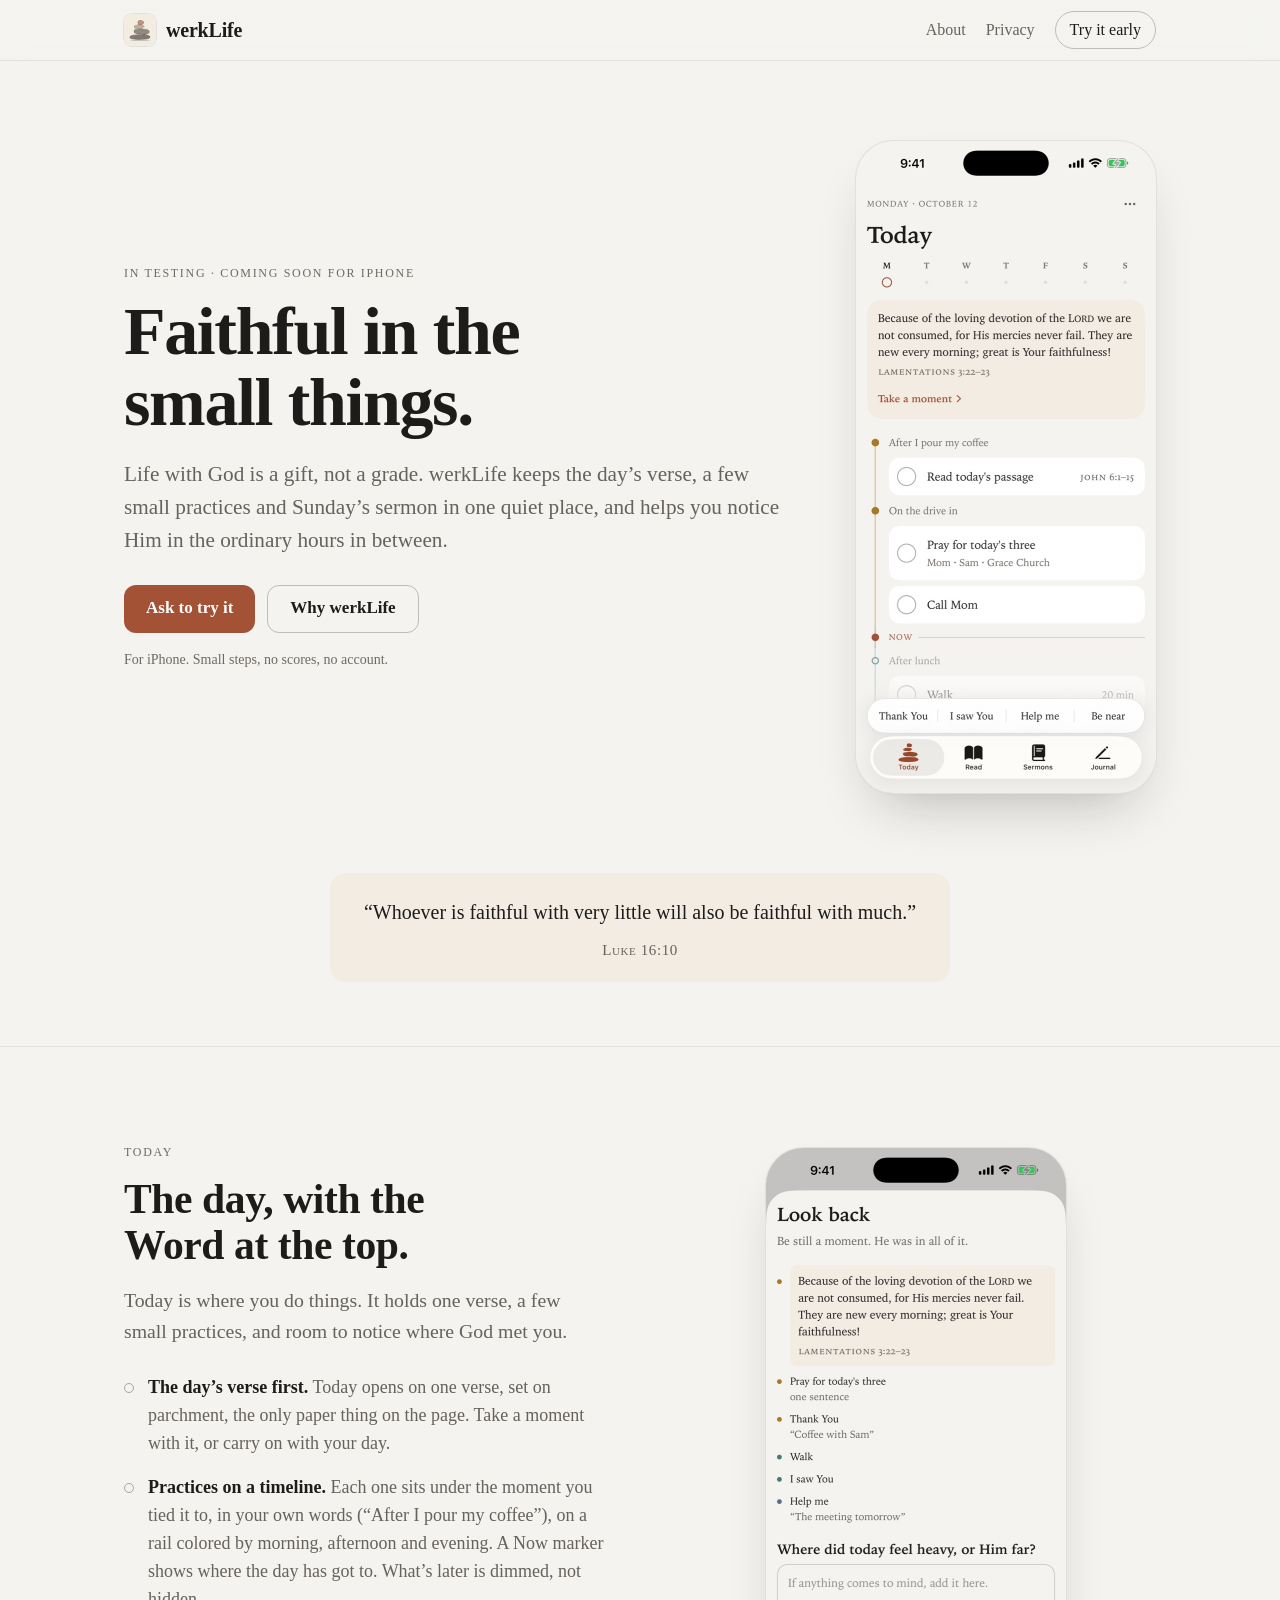
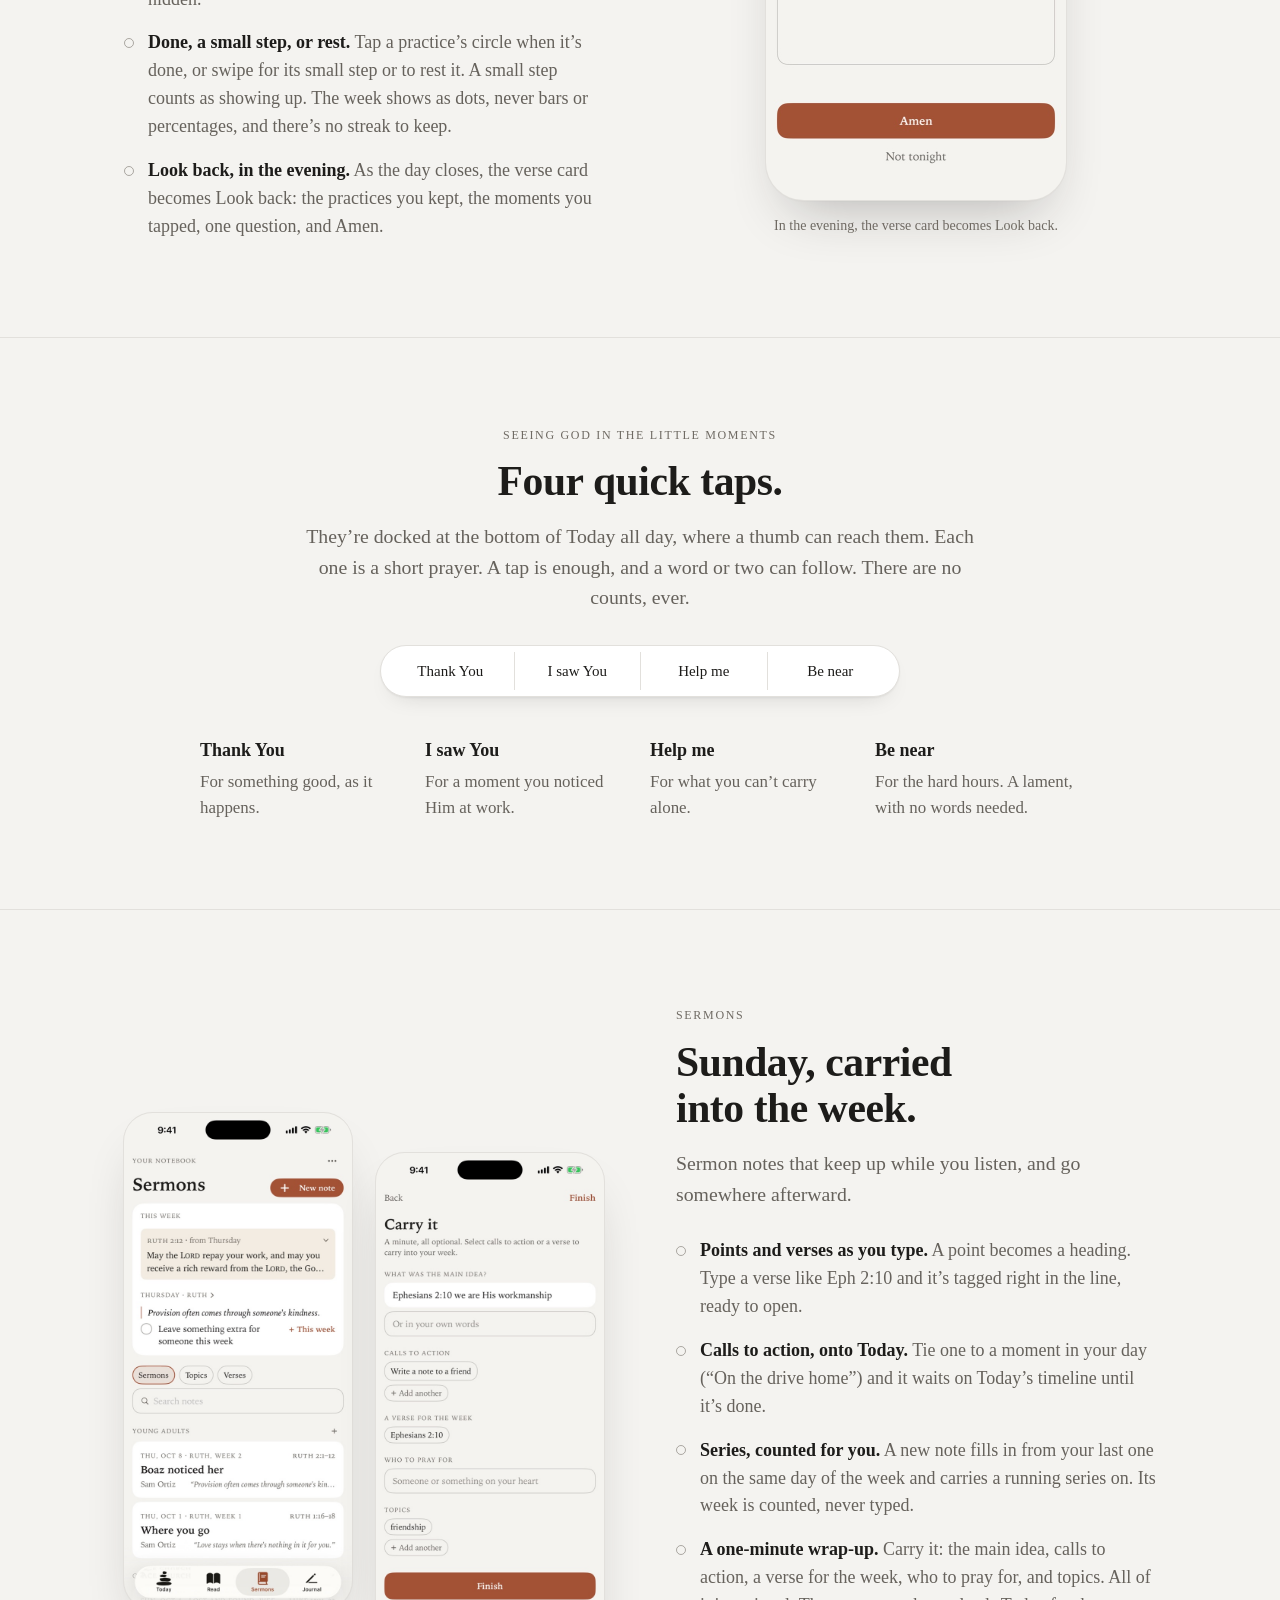
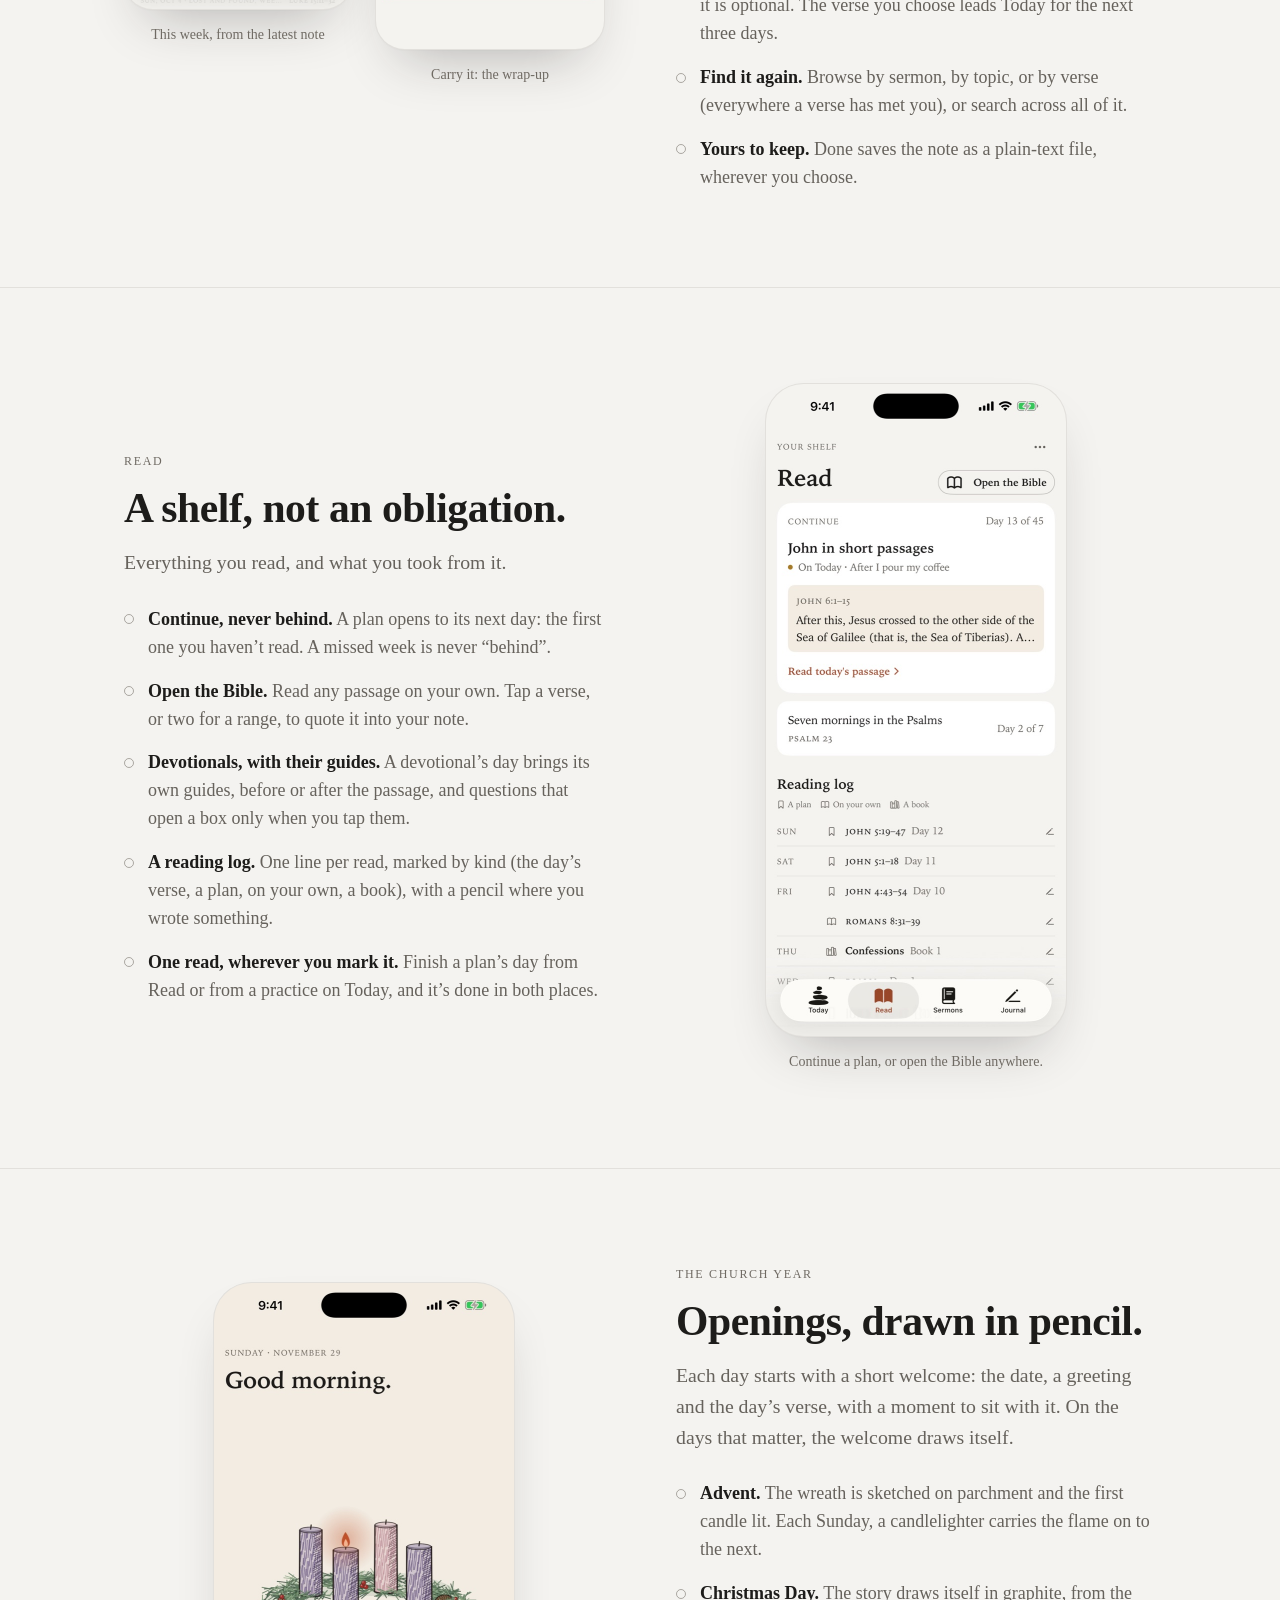
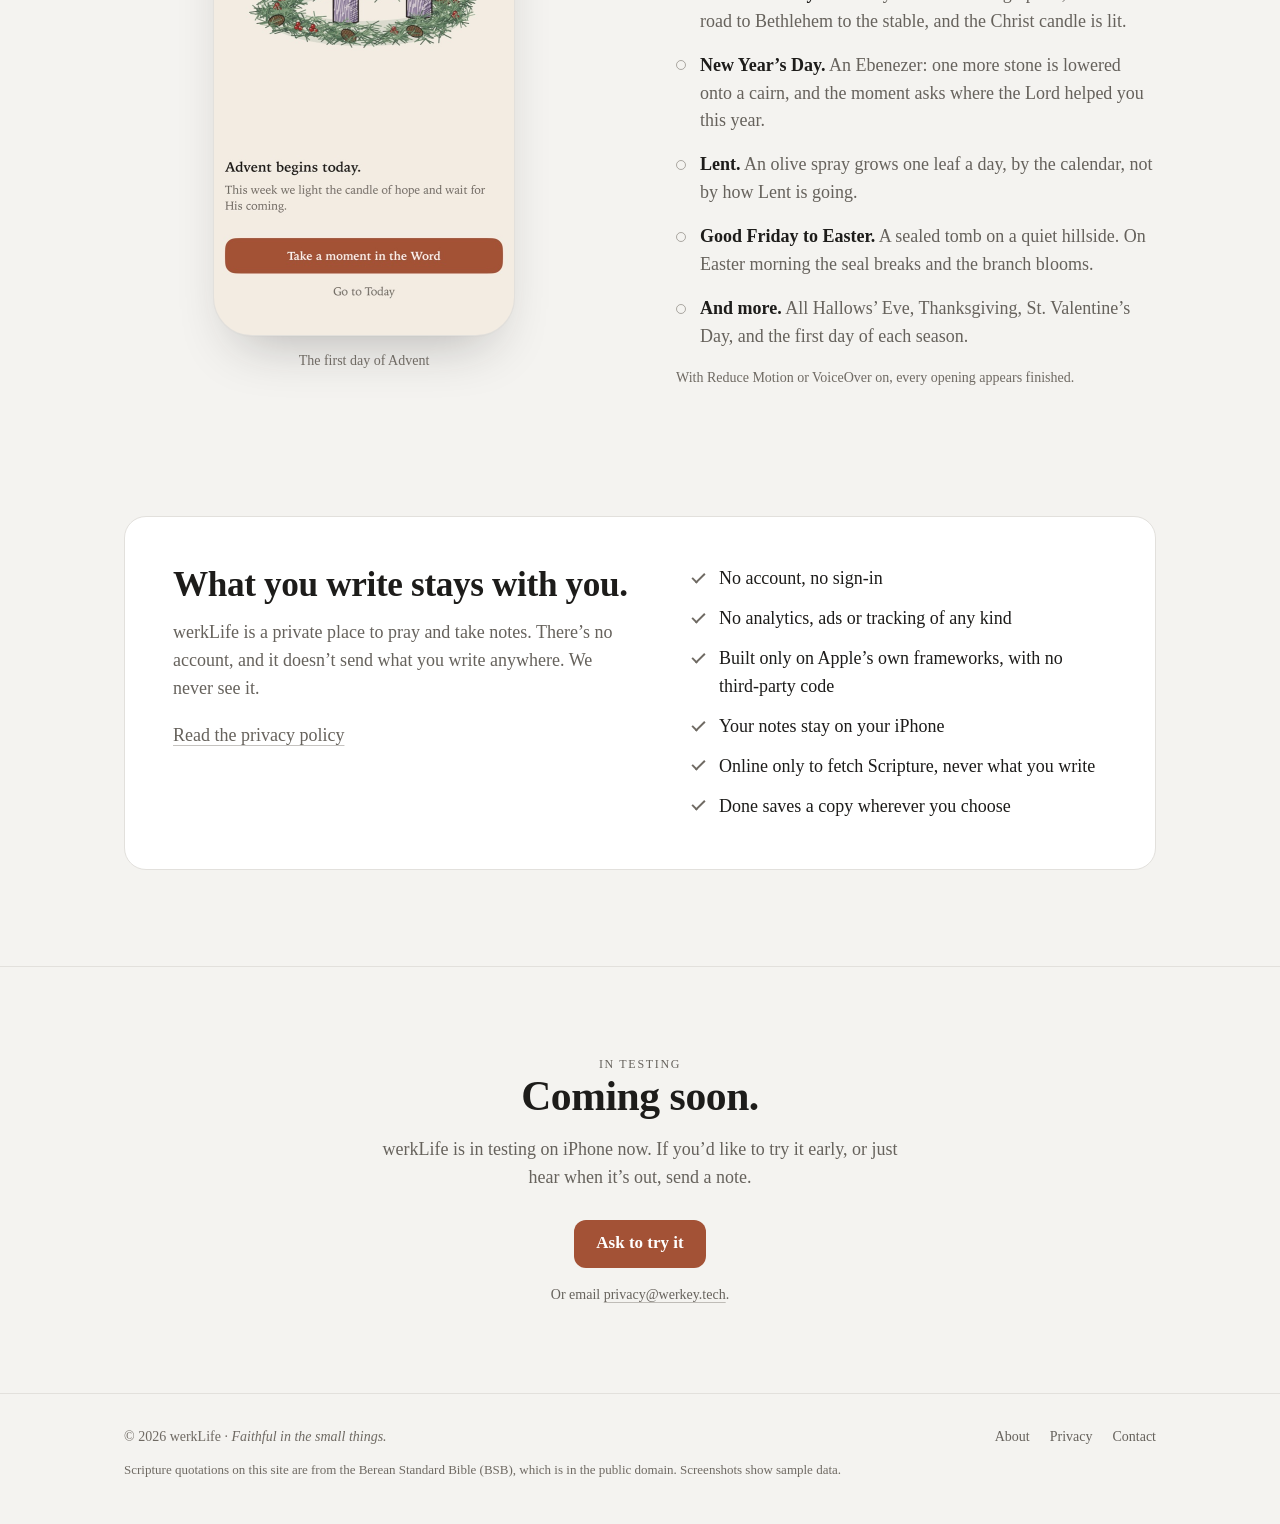
<file: index.html>
<!doctype html>
<html lang="en">
<head>
  <meta charset="utf-8">
  <meta name="viewport" content="width=device-width, initial-scale=1, viewport-fit=cover">
  <meta name="color-scheme" content="light dark">
  <meta name="theme-color" content="#F4F3F0" media="(prefers-color-scheme: light)">
  <meta name="theme-color" content="#22211F" media="(prefers-color-scheme: dark)">
  <title>werkLife: Faithful in the small things</title>
  <meta name="description" content="werkLife is an iPhone app for the day's verse, a few small practices, and the sermon you heard on Sunday. Small steps, no scores. In testing now.">
  <link rel="canonical" href="https://werklife.werkey.tech/">
  <link rel="icon" type="image/png" sizes="32x32" href="assets/favicon-32.png">
  <link rel="apple-touch-icon" href="assets/apple-touch-icon.png">
  <meta property="og:title" content="werkLife: Faithful in the small things">
  <meta property="og:description" content="The day's verse, a few small practices, and Sunday's sermon in one quiet place. Small steps, no scores.">
  <meta property="og:url" content="https://werklife.werkey.tech/">
  <meta property="og:type" content="website">
  <meta property="og:image" content="https://werklife.werkey.tech/assets/icon-512.png">
  <link rel="stylesheet" href="styles.css?v=1">
</head>
<body>
  <a class="skip" href="#main">Skip to content</a>

  <header class="nav">
    <div class="wrap nav-inner">
      <a class="brand" href="./">
        <picture>
          <source srcset="assets/mark-dark-96.png" media="(prefers-color-scheme: dark)">
          <img src="assets/mark-96.png" width="32" height="32" alt="">
        </picture>
        <span>werkLife</span>
      </a>
      <nav class="nav-links" aria-label="Main">
        <a href="about.html">About</a>
        <a href="privacy.html">Privacy</a>
        <a class="nav-pill" href="./#testing">Try it early</a>
      </nav>
    </div>
  </header>

  <main id="main">

    <section class="hero" aria-labelledby="hero-title">
      <div class="wrap hero-grid">
        <div>
          <p class="eyebrow">In testing · Coming soon for iPhone</p>
          <h1 id="hero-title">Faithful in the small things.</h1>
          <p class="lede">
            Life with God is a gift, not a grade. werkLife keeps the day’s verse, a few small practices and Sunday’s sermon in one quiet place, and helps you notice Him in the ordinary hours in between.
          </p>
          <div class="cta-row">
            <a class="btn btn-primary" href="mailto:privacy@werkey.tech?subject=Trying%20werkLife">Ask to try it</a>
            <a class="btn btn-quiet" href="about.html">Why werkLife</a>
          </div>
          <p class="fine">For iPhone. Small steps, no scores, no account.</p>
        </div>
        <figure class="shot">
          <picture>
            <source srcset="assets/screens/today-dark.jpg" media="(prefers-color-scheme: dark)">
            <img src="assets/screens/today.jpg" width="600" height="1304"
                 alt="The Today screen. Lamentations 3:22–23 sits on a parchment card at the top. Below it, the day runs as a timeline: Read today’s passage under “After I pour my coffee”, Pray for today’s three and Call Mom under “On the drive in”, then a Now marker. The four taps, Thank You, I saw You, Help me and Be near, are docked at the bottom.">
          </picture>
        </figure>
      </div>
    </section>

    <section class="verse-band" aria-label="Scripture">
      <div class="wrap">
        <figure class="scripture">
          <blockquote>
            <p>“Whoever is faithful with very little will also be faithful with much.”</p>
          </blockquote>
          <figcaption><cite class="ref">Luke 16:10</cite></figcaption>
        </figure>
      </div>
    </section>

    <section class="feature" id="today" aria-labelledby="today-title">
      <div class="wrap feature-grid">
        <div class="copy">
          <p class="eyebrow">Today</p>
          <h2 id="today-title">The day, with the Word at the top.</h2>
          <p class="intro">Today is where you do things. It holds one verse, a few small practices, and room to notice where God met you.</p>
          <ul class="points">
            <li><strong>The day’s verse first.</strong> Today opens on one verse, set on parchment, the only paper thing on the page. Take a moment with it, or carry on with your day.</li>
            <li><strong>Practices on a timeline.</strong> Each one sits under the moment you tied it to, in your own words (“After I pour my coffee”), on a rail colored by morning, afternoon and evening. A Now marker shows where the day has got to. What’s later is dimmed, not hidden.</li>
            <li><strong>Done, a small step, or rest.</strong> Tap a practice’s circle when it’s done, or swipe for its small step or to rest it. A small step counts as showing up. The week shows as dots, never bars or percentages, and there’s no streak to keep.</li>
            <li><strong>Look back, in the evening.</strong> As the day closes, the verse card becomes Look back: the practices you kept, the moments you tapped, one question, and Amen.</li>
          </ul>
        </div>
        <figure class="shot shot-single">
          <img src="assets/screens/look-back.jpg" width="600" height="1304" loading="lazy"
               alt="The evening Look back. Under “Be still a moment. He was in all of it.” come the day’s verse, the practices kept and the moments tapped, some with a short note such as “Coffee with Sam”. Then the question “Where did today feel heavy, or Him far?”, a box to write in, and an Amen button.">
          <figcaption>In the evening, the verse card becomes Look back.</figcaption>
        </figure>
      </div>
    </section>

    <section class="band" id="taps" aria-labelledby="taps-title">
      <div class="wrap">
        <p class="eyebrow">Seeing God in the little moments</p>
        <h2 id="taps-title">Four quick taps.</h2>
        <p class="intro">They’re docked at the bottom of Today all day, where a thumb can reach them. Each one is a short prayer. A tap is enough, and a word or two can follow. There are no counts, ever.</p>
        <ul class="dock" aria-label="The four taps">
          <li>Thank You</li>
          <li>I saw You</li>
          <li>Help me</li>
          <li>Be near</li>
        </ul>
        <dl class="glosses">
          <div>
            <dt>Thank You</dt>
            <dd>For something good, as it happens.</dd>
          </div>
          <div>
            <dt>I saw You</dt>
            <dd>For a moment you noticed Him at work.</dd>
          </div>
          <div>
            <dt>Help me</dt>
            <dd>For what you can’t carry alone.</dd>
          </div>
          <div>
            <dt>Be near</dt>
            <dd>For the hard hours. A lament, with no words needed.</dd>
          </div>
        </dl>
      </div>
    </section>

    <section class="feature" id="sermons" aria-labelledby="sermons-title">
      <div class="wrap feature-grid flip">
        <div class="copy">
          <p class="eyebrow">Sermons</p>
          <h2 id="sermons-title">Sunday, carried into the week.</h2>
          <p class="intro">Sermon notes that keep up while you listen, and go somewhere afterward.</p>
          <ul class="points">
            <li><strong>Points and verses as you type.</strong> A point becomes a heading. Type a verse like Eph 2:10 and it’s tagged right in the line, ready to open.</li>
            <li><strong>Calls to action, onto Today.</strong> Tie one to a moment in your day (“On the drive home”) and it waits on Today’s timeline until it’s done.</li>
            <li><strong>Series, counted for you.</strong> A new note fills in from your last one on the same day of the week and carries a running series on. Its week is counted, never typed.</li>
            <li><strong>A one-minute wrap-up.</strong> Carry it: the main idea, calls to action, a verse for the week, who to pray for, and topics. All of it is optional. The verse you choose leads Today for the next three days.</li>
            <li><strong>Find it again.</strong> Browse by sermon, by topic, or by verse (everywhere a verse has met you), or search across all of it.</li>
            <li><strong>Yours to keep.</strong> Done saves the note as a plain-text file, wherever you choose.</li>
          </ul>
        </div>
        <div class="shot-pair">
          <figure class="shot">
            <picture>
              <source srcset="assets/screens/sermons-dark.jpg" media="(prefers-color-scheme: dark)">
              <img src="assets/screens/sermons.jpg" width="600" height="1304" loading="lazy"
                   alt="The Sermons tab. A This week card carries Ruth 2:12 from Thursday’s note, with its main idea and a call to action. Below are the Sermons, Topics and Verses filters, a search field, and notes grouped by where they were heard, each with its series week.">
            </picture>
            <figcaption>This week, from the latest note</figcaption>
          </figure>
          <figure class="shot">
            <picture>
              <source srcset="assets/screens/wrap-up-dark.jpg" media="(prefers-color-scheme: dark)">
              <img src="assets/screens/wrap-up.jpg" width="600" height="1304" loading="lazy"
                   alt="Carry it, the wrap-up after a sermon note: what was the main idea, calls to action, a verse for the week, who to pray for, and topics, each filled in or left blank, then a Finish button.">
            </picture>
            <figcaption>Carry it: the wrap-up</figcaption>
          </figure>
        </div>
      </div>
    </section>

    <section class="feature" id="read" aria-labelledby="read-title">
      <div class="wrap feature-grid">
        <div class="copy">
          <p class="eyebrow">Read</p>
          <h2 id="read-title">A shelf, not an obligation.</h2>
          <p class="intro">Everything you read, and what you took from it.</p>
          <ul class="points">
            <li><strong>Continue, never behind.</strong> A plan opens to its next day: the first one you haven’t read. A missed week is never “behind”.</li>
            <li><strong>Open the Bible.</strong> Read any passage on your own. Tap a verse, or two for a range, to quote it into your note.</li>
            <li><strong>Devotionals, with their guides.</strong> A devotional’s day brings its own guides, before or after the passage, and questions that open a box only when you tap them.</li>
            <li><strong>A reading log.</strong> One line per read, marked by kind (the day’s verse, a plan, on your own, a book), with a pencil where you wrote something.</li>
            <li><strong>One read, wherever you mark it.</strong> Finish a plan’s day from Read or from a practice on Today, and it’s done in both places.</li>
          </ul>
        </div>
        <figure class="shot shot-single">
          <img src="assets/screens/read.jpg" width="600" height="1304" loading="lazy"
               alt="The Read tab. Continue shows day 13 of 45 of John in short passages, with today’s passage on parchment and a link to read it. Below are another plan in progress and the reading log, one line per read by day.">
          <figcaption>Continue a plan, or open the Bible anywhere.</figcaption>
        </figure>
      </div>
    </section>

    <section class="feature" id="seasons" aria-labelledby="seasons-title">
      <div class="wrap feature-grid flip">
        <div class="copy">
          <p class="eyebrow">The church year</p>
          <h2 id="seasons-title">Openings, drawn in pencil.</h2>
          <p class="intro">Each day starts with a short welcome: the date, a greeting and the day’s verse, with a moment to sit with it. On the days that matter, the welcome draws itself.</p>
          <ul class="points">
            <li><strong>Advent.</strong> The wreath is sketched on parchment and the first candle lit. Each Sunday, a candlelighter carries the flame on to the next.</li>
            <li><strong>Christmas Day.</strong> The story draws itself in graphite, from the road to Bethlehem to the stable, and the Christ candle is lit.</li>
            <li><strong>New Year’s Day.</strong> An Ebenezer: one more stone is lowered onto a cairn, and the moment asks where the Lord helped you this year.</li>
            <li><strong>Lent.</strong> An olive spray grows one leaf a day, by the calendar, not by how Lent is going.</li>
            <li><strong>Good Friday to Easter.</strong> A sealed tomb on a quiet hillside. On Easter morning the seal breaks and the branch blooms.</li>
            <li><strong>And more.</strong> All Hallows’ Eve, Thanksgiving, St. Valentine’s Day, and the first day of each season.</li>
          </ul>
          <p class="fine">With Reduce Motion or VoiceOver on, every opening appears finished.</p>
        </div>
        <figure class="shot shot-single">
          <img src="assets/screens/advent.jpg" width="600" height="1304" loading="lazy"
               alt="The welcome on the first day of Advent: “Good morning.” above an evergreen wreath with four candles, drawn in pencil, the first one lit. Below it, “Advent begins today. This week we light the candle of hope and wait for His coming.”">
          <figcaption>The first day of Advent</figcaption>
        </figure>
      </div>
    </section>

    <section class="callout-section" aria-labelledby="privacy-title">
      <div class="wrap">
        <div class="callout">
          <div>
            <h2 id="privacy-title">What you write stays with you.</h2>
            <p>werkLife is a private place to pray and take notes. There’s no account, and it doesn’t send what you write anywhere. We never see it.</p>
            <p class="more"><a href="privacy.html">Read the privacy policy</a></p>
          </div>
          <ul class="checks">
            <li>No account, no sign-in</li>
            <li>No analytics, ads or tracking of any kind</li>
            <li>Built only on Apple’s own frameworks, with no third-party code</li>
            <li>Your notes stay on your iPhone</li>
            <li>Online only to fetch Scripture, never what you write</li>
            <li>Done saves a copy wherever you choose</li>
          </ul>
        </div>
      </div>
    </section>

    <section class="final" id="testing" aria-labelledby="testing-title">
      <div class="wrap-narrow">
        <p class="eyebrow">In testing</p>
        <h2 id="testing-title">Coming soon.</h2>
        <p>werkLife is in testing on iPhone now. If you’d like to try it early, or just hear when it’s out, send a note.</p>
        <div class="cta-row">
          <a class="btn btn-primary" href="mailto:privacy@werkey.tech?subject=Trying%20werkLife">Ask to try it</a>
        </div>
        <p class="fine">Or email <a href="mailto:privacy@werkey.tech">privacy@werkey.tech</a>.</p>
      </div>
    </section>

  </main>

  <footer class="site-foot">
    <div class="wrap foot-inner">
      <p>© 2026 werkLife · <em>Faithful in the small things.</em></p>
      <nav class="foot-links" aria-label="Footer">
        <a href="about.html">About</a>
        <a href="privacy.html">Privacy</a>
        <a href="mailto:privacy@werkey.tech">Contact</a>
      </nav>
      <p class="credit">Scripture quotations on this site are from the Berean Standard Bible (BSB), which is in the public domain. Screenshots show sample data.</p>
    </div>
  </footer>
</body>
</html>
</file>
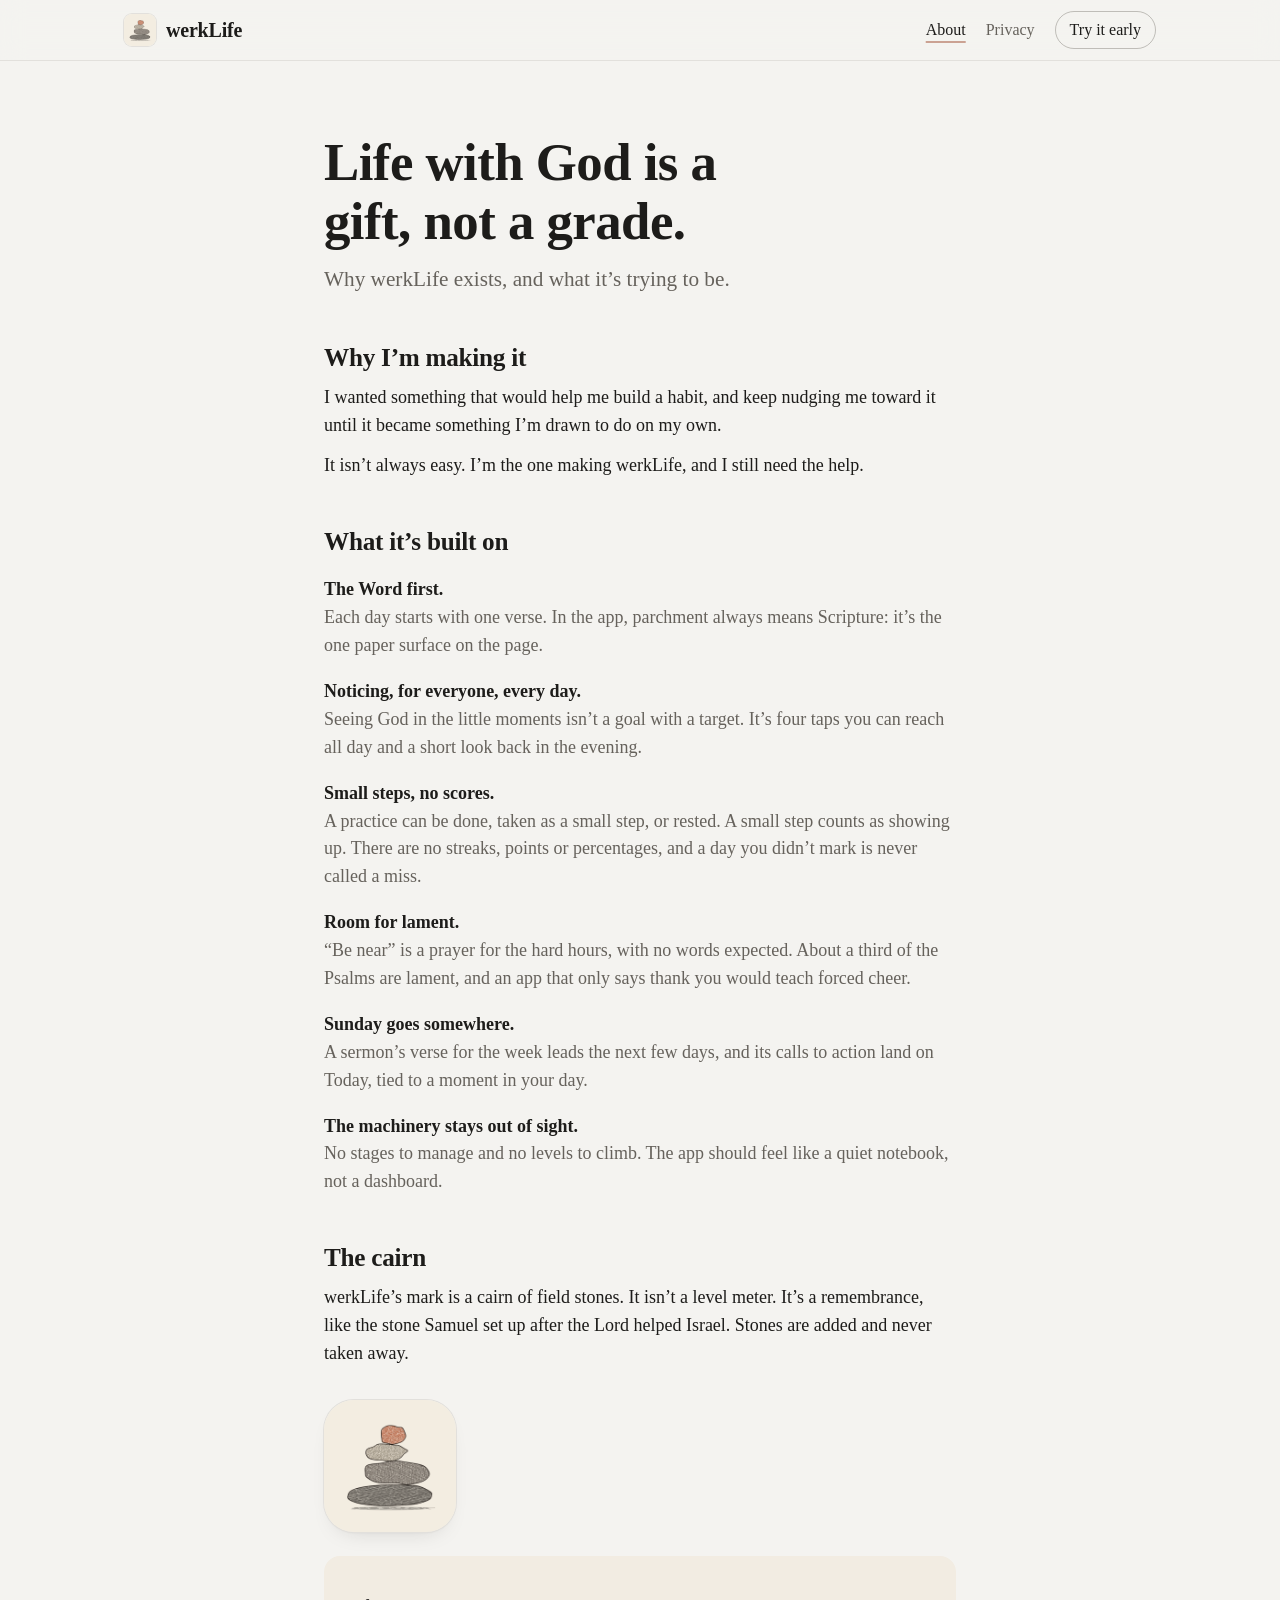
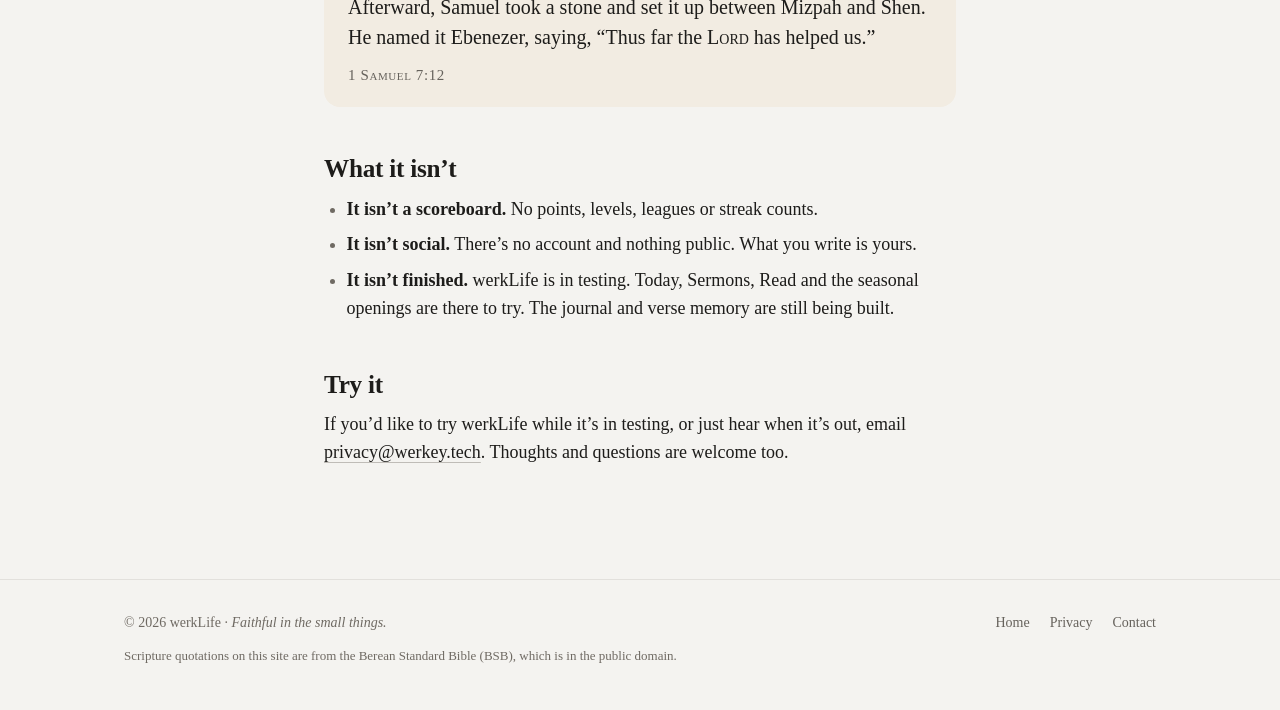
<file: about.html>
<!doctype html>
<html lang="en">
<head>
  <meta charset="utf-8">
  <meta name="viewport" content="width=device-width, initial-scale=1, viewport-fit=cover">
  <meta name="color-scheme" content="light dark">
  <meta name="theme-color" content="#F4F3F0" media="(prefers-color-scheme: light)">
  <meta name="theme-color" content="#22211F" media="(prefers-color-scheme: dark)">
  <title>About werkLife</title>
  <meta name="description" content="Why werkLife exists: life with God is a gift, not a grade. The Word first, small steps, no scores, and Sunday's sermon carried into the week.">
  <link rel="canonical" href="https://werklife.werkey.tech/about.html">
  <link rel="icon" type="image/png" sizes="32x32" href="assets/favicon-32.png">
  <link rel="apple-touch-icon" href="assets/apple-touch-icon.png">
  <meta property="og:title" content="About werkLife">
  <meta property="og:description" content="Life with God is a gift, not a grade. Why werkLife exists, and what it's trying to be.">
  <meta property="og:url" content="https://werklife.werkey.tech/about.html">
  <meta property="og:type" content="website">
  <meta property="og:image" content="https://werklife.werkey.tech/assets/icon-512.png">
  <link rel="stylesheet" href="styles.css?v=1">
</head>
<body>
  <a class="skip" href="#main">Skip to content</a>

  <header class="nav">
    <div class="wrap nav-inner">
      <a class="brand" href="./">
        <picture>
          <source srcset="assets/mark-dark-96.png" media="(prefers-color-scheme: dark)">
          <img src="assets/mark-96.png" width="32" height="32" alt="">
        </picture>
        <span>werkLife</span>
      </a>
      <nav class="nav-links" aria-label="Main">
        <a href="about.html" aria-current="page">About</a>
        <a href="privacy.html">Privacy</a>
        <a class="nav-pill" href="./#testing">Try it early</a>
      </nav>
    </div>
  </header>

  <main id="main" class="long">
    <article class="wrap-narrow">
      <h1>Life with God is a gift, not a grade.</h1>
      <p class="dek">Why werkLife exists, and what it’s trying to be.</p>

      <h2>Why I’m making it</h2>
      <p>
        I wanted something that would help me build a habit, and keep nudging me toward it until it became something I’m drawn to do on my own.
      </p>
      <p>
        It isn’t always easy. I’m the one making werkLife, and I still need the help.
      </p>

      <h2>What it’s built on</h2>
      <ul class="principles">
        <li>
          <strong>The Word first.</strong>
          <span>Each day starts with one verse. In the app, parchment always means Scripture: it’s the one paper surface on the page.</span>
        </li>
        <li>
          <strong>Noticing, for everyone, every day.</strong>
          <span>Seeing God in the little moments isn’t a goal with a target. It’s four taps you can reach all day and a short look back in the evening.</span>
        </li>
        <li>
          <strong>Small steps, no scores.</strong>
          <span>A practice can be done, taken as a small step, or rested. A small step counts as showing up. There are no streaks, points or percentages, and a day you didn’t mark is never called a miss.</span>
        </li>
        <li>
          <strong>Room for lament.</strong>
          <span>“Be near” is a prayer for the hard hours, with no words expected. About a third of the Psalms are lament, and an app that only says thank you would teach forced cheer.</span>
        </li>
        <li>
          <strong>Sunday goes somewhere.</strong>
          <span>A sermon’s verse for the week leads the next few days, and its calls to action land on Today, tied to a moment in your day.</span>
        </li>
        <li>
          <strong>The machinery stays out of sight.</strong>
          <span>No stages to manage and no levels to climb. The app should feel like a quiet notebook, not a dashboard.</span>
        </li>
      </ul>

      <h2>The cairn</h2>
      <p>
        werkLife’s mark is a cairn of field stones. It isn’t a level meter. It’s a remembrance, like the stone Samuel set up after the Lord helped Israel. Stones are added and never taken away.
      </p>
      <picture>
        <source srcset="assets/mark-dark-288.png" media="(prefers-color-scheme: dark)">
        <img class="mark-large" src="assets/mark-288.png" width="132" height="132"
             alt="The werkLife icon: four stones stacked in a cairn, drawn in pencil, the top stone in ember red.">
      </picture>
      <figure class="scripture">
        <blockquote>
          <p>Afterward, Samuel took a stone and set it up between Mizpah and Shen. He named it Ebenezer, saying, “Thus far the <span class="lord">Lord</span> has helped us.”</p>
        </blockquote>
        <figcaption><cite class="ref">1 Samuel 7:12</cite></figcaption>
      </figure>

      <h2>What it isn’t</h2>
      <ul>
        <li><strong>It isn’t a scoreboard.</strong> No points, levels, leagues or streak counts.</li>
        <li><strong>It isn’t social.</strong> There’s no account and nothing public. What you write is yours.</li>
        <li><strong>It isn’t finished.</strong> werkLife is in testing. Today, Sermons, Read and the seasonal openings are there to try. The journal and verse memory are still being built.</li>
      </ul>

      <h2>Try it</h2>
      <p>
        If you’d like to try werkLife while it’s in testing, or just hear when it’s out, email <a href="mailto:privacy@werkey.tech?subject=Trying%20werkLife">privacy@werkey.tech</a>. Thoughts and questions are welcome too.
      </p>
    </article>
  </main>

  <footer class="site-foot">
    <div class="wrap foot-inner">
      <p>© 2026 werkLife · <em>Faithful in the small things.</em></p>
      <nav class="foot-links" aria-label="Footer">
        <a href="./">Home</a>
        <a href="privacy.html">Privacy</a>
        <a href="mailto:privacy@werkey.tech">Contact</a>
      </nav>
      <p class="credit">Scripture quotations on this site are from the Berean Standard Bible (BSB), which is in the public domain.</p>
    </div>
  </footer>
</body>
</html>
</file>
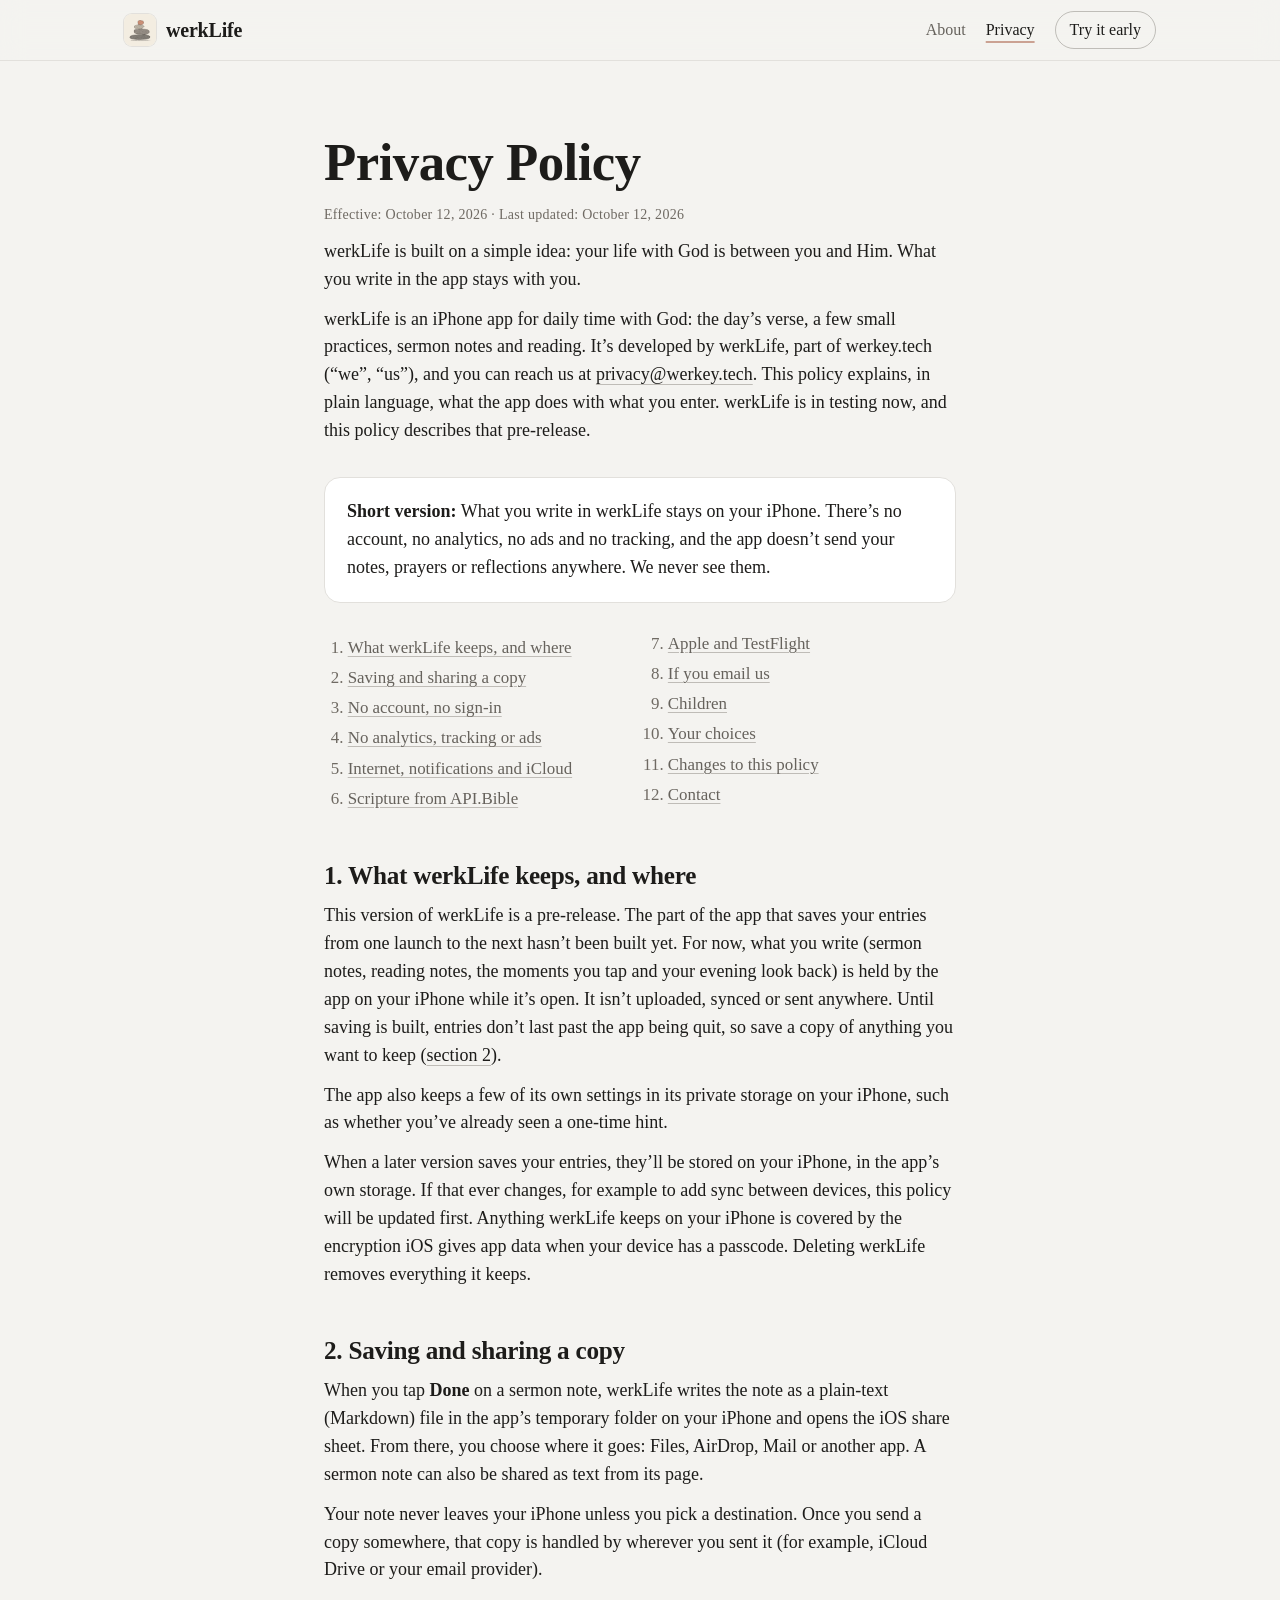
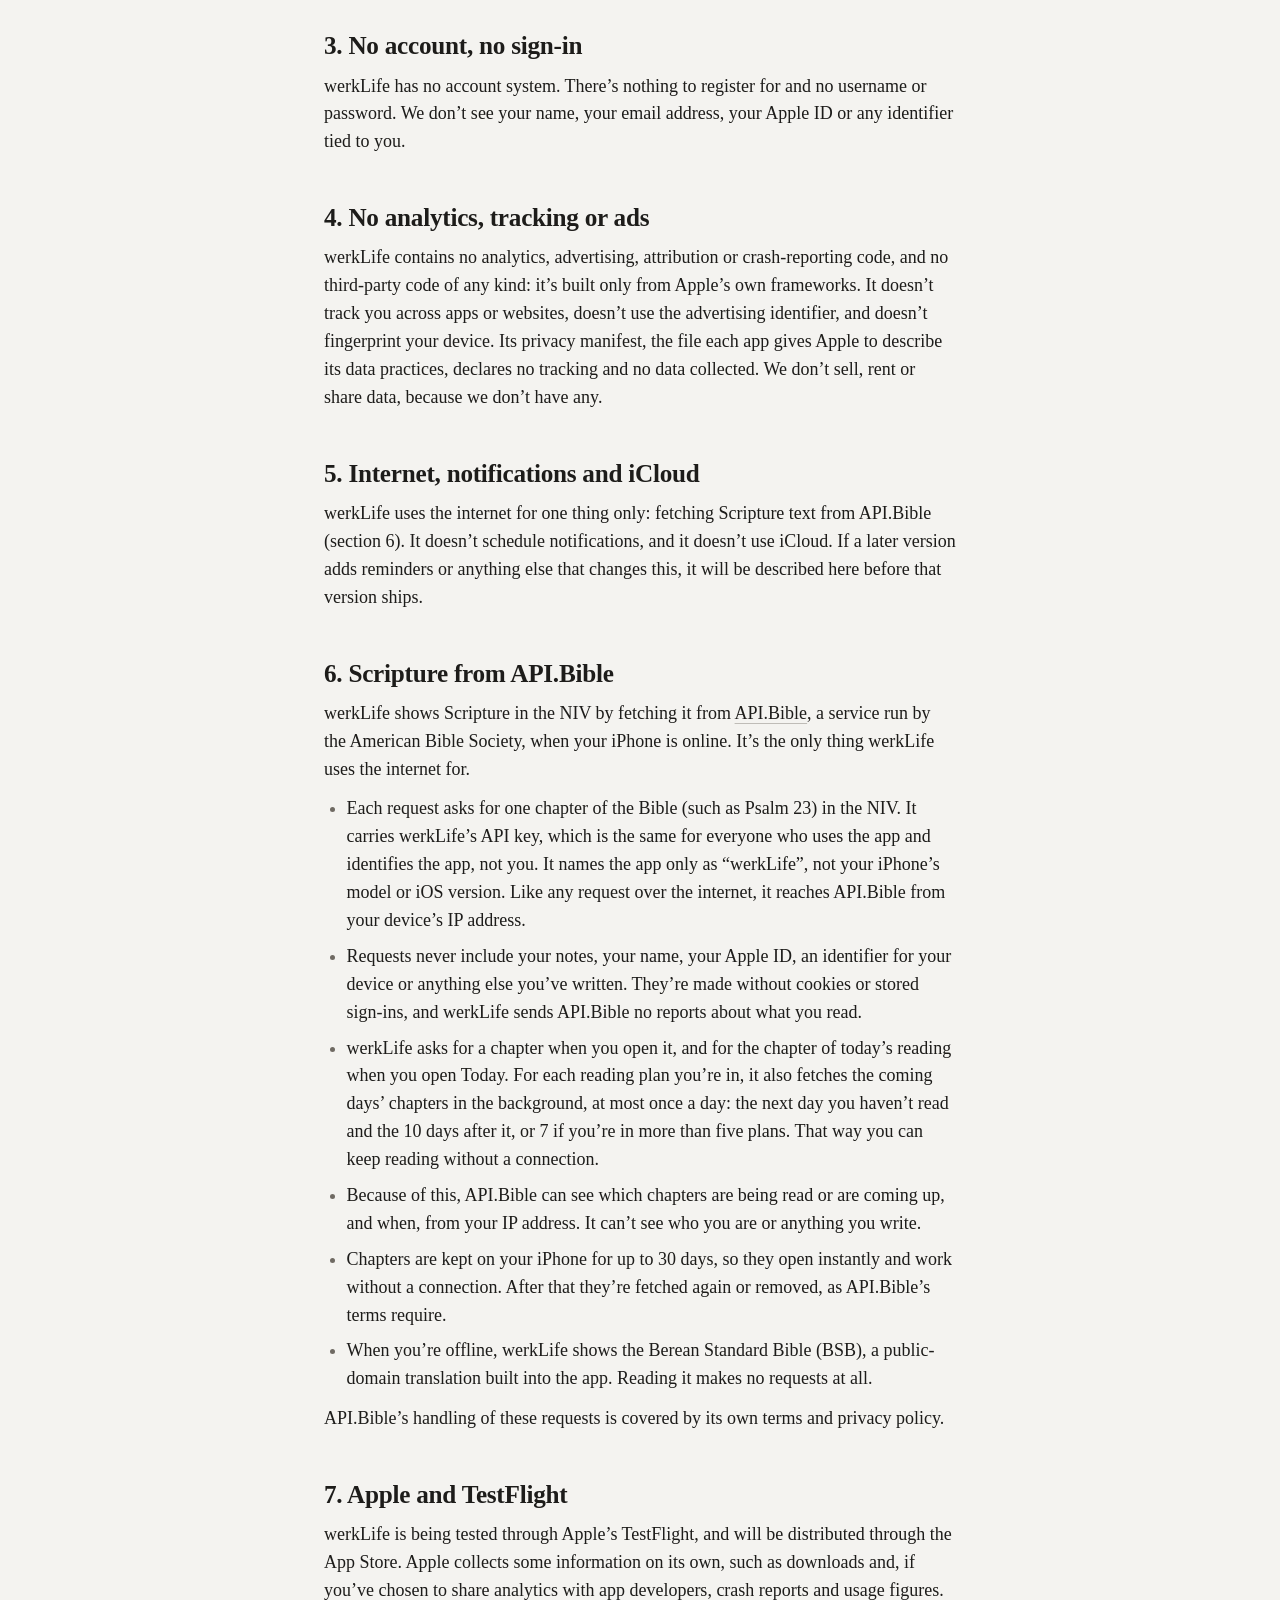
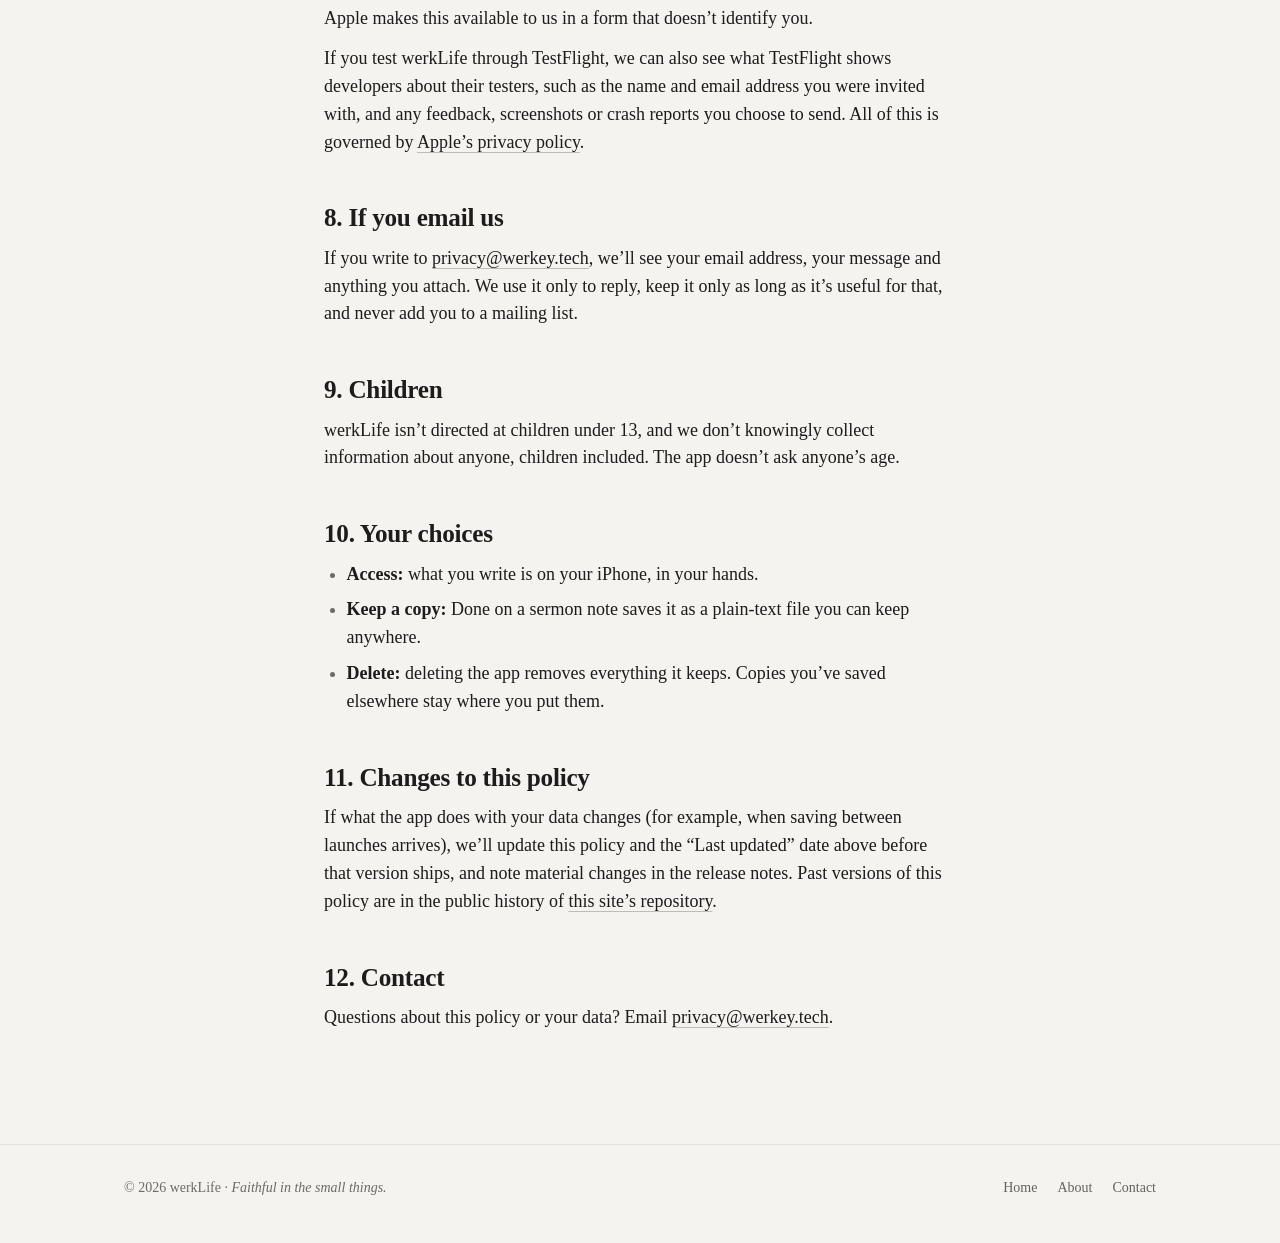
<file: privacy.html>
<!doctype html>
<html lang="en">
<head>
  <meta charset="utf-8">
  <meta name="viewport" content="width=device-width, initial-scale=1, viewport-fit=cover">
  <meta name="color-scheme" content="light dark">
  <meta name="theme-color" content="#F4F3F0" media="(prefers-color-scheme: light)">
  <meta name="theme-color" content="#22211F" media="(prefers-color-scheme: dark)">
  <title>werkLife Privacy Policy</title>
  <meta name="description" content="werkLife privacy policy. No account, no analytics, no ads, no tracking. What you write stays on your iPhone.">
  <link rel="canonical" href="https://werklife.werkey.tech/privacy.html">
  <link rel="icon" type="image/png" sizes="32x32" href="assets/favicon-32.png">
  <link rel="apple-touch-icon" href="assets/apple-touch-icon.png">
  <link rel="stylesheet" href="styles.css?v=1">
</head>
<body>
  <a class="skip" href="#main">Skip to content</a>

  <header class="nav">
    <div class="wrap nav-inner">
      <a class="brand" href="./">
        <picture>
          <source srcset="assets/mark-dark-96.png" media="(prefers-color-scheme: dark)">
          <img src="assets/mark-96.png" width="32" height="32" alt="">
        </picture>
        <span>werkLife</span>
      </a>
      <nav class="nav-links" aria-label="Main">
        <a href="about.html">About</a>
        <a href="privacy.html" aria-current="page">Privacy</a>
        <a class="nav-pill" href="./#testing">Try it early</a>
      </nav>
    </div>
  </header>

  <main id="main" class="long">
    <article class="wrap-narrow">
      <h1>Privacy Policy</h1>
      <p class="meta"><span>Effective: October 12, 2026</span> · <span>Last updated: October 12, 2026</span></p>

      <p>
        werkLife is built on a simple idea: your life with God is between you and Him. What you write in the app stays with you.
      </p>
      <p>
        werkLife is an iPhone app for daily time with God: the day’s verse, a few small practices, sermon notes and reading. It’s developed by werkLife, part of werkey.tech (“we”, “us”), and you can reach us at <a href="mailto:privacy@werkey.tech">privacy@werkey.tech</a>. This policy explains, in plain language, what the app does with what you enter. werkLife is in testing now, and this policy describes that pre-release.
      </p>

      <div class="summary">
        <p><strong>Short version:</strong> What you write in werkLife stays on your iPhone. There’s no account, no analytics, no ads and no tracking, and the app doesn’t send your notes, prayers or reflections anywhere. We never see them.</p>
      </div>

      <nav class="toc" aria-label="Sections">
        <ol>
          <li><a href="#keeps">What werkLife keeps, and where</a></li>
          <li><a href="#copies">Saving and sharing a copy</a></li>
          <li><a href="#account">No account, no sign-in</a></li>
          <li><a href="#tracking">No analytics, tracking or ads</a></li>
          <li><a href="#network">Internet, notifications and iCloud</a></li>
          <li><a href="#scripture">Scripture from API.Bible</a></li>
          <li><a href="#apple">Apple and TestFlight</a></li>
          <li><a href="#email">If you email us</a></li>
          <li><a href="#children">Children</a></li>
          <li><a href="#choices">Your choices</a></li>
          <li><a href="#changes">Changes to this policy</a></li>
          <li><a href="#contact">Contact</a></li>
        </ol>
      </nav>

      <h2 id="keeps">1. What werkLife keeps, and where</h2>
      <p>
        This version of werkLife is a pre-release. The part of the app that saves your entries from one launch to the next hasn’t been built yet. For now, what you write (sermon notes, reading notes, the moments you tap and your evening look back) is held by the app on your iPhone while it’s open. It isn’t uploaded, synced or sent anywhere. Until saving is built, entries don’t last past the app being quit, so save a copy of anything you want to keep (<a href="#copies">section 2</a>).
      </p>
      <p>
        The app also keeps a few of its own settings in its private storage on your iPhone, such as whether you’ve already seen a one-time hint.
      </p>
      <p>
        When a later version saves your entries, they’ll be stored on your iPhone, in the app’s own storage. If that ever changes, for example to add sync between devices, this policy will be updated first. Anything werkLife keeps on your iPhone is covered by the encryption iOS gives app data when your device has a passcode. Deleting werkLife removes everything it keeps.
      </p>

      <h2 id="copies">2. Saving and sharing a copy</h2>
      <p>
        When you tap <strong>Done</strong> on a sermon note, werkLife writes the note as a plain-text (Markdown) file in the app’s temporary folder on your iPhone and opens the iOS share sheet. From there, you choose where it goes: Files, AirDrop, Mail or another app. A sermon note can also be shared as text from its page.
      </p>
      <p>
        Your note never leaves your iPhone unless you pick a destination. Once you send a copy somewhere, that copy is handled by wherever you sent it (for example, iCloud Drive or your email provider).
      </p>

      <h2 id="account">3. No account, no sign-in</h2>
      <p>
        werkLife has no account system. There’s nothing to register for and no username or password. We don’t see your name, your email address, your Apple ID or any identifier tied to you.
      </p>

      <h2 id="tracking">4. No analytics, tracking or ads</h2>
      <p>
        werkLife contains no analytics, advertising, attribution or crash-reporting code, and no third-party code of any kind: it’s built only from Apple’s own frameworks. It doesn’t track you across apps or websites, doesn’t use the advertising identifier, and doesn’t fingerprint your device. Its privacy manifest, the file each app gives Apple to describe its data practices, declares no tracking and no data collected. We don’t sell, rent or share data, because we don’t have any.
      </p>

      <h2 id="network">5. Internet, notifications and iCloud</h2>
      <p>
        werkLife uses the internet for one thing only: fetching Scripture text from API.Bible (section 6). It doesn’t schedule notifications, and it doesn’t use iCloud. If a later version adds reminders or anything else that changes this, it will be described here before that version ships.
      </p>

      <h2 id="scripture">6. Scripture from API.Bible</h2>
      <p>
        werkLife shows Scripture in the NIV by fetching it from <a href="https://api.bible" rel="noopener">API.Bible</a>, a service run by the American Bible Society, when your iPhone is online. It’s the only thing werkLife uses the internet for.
      </p>
      <ul>
        <li>Each request asks for one chapter of the Bible (such as Psalm 23) in the NIV. It carries werkLife’s API key, which is the same for everyone who uses the app and identifies the app, not you. It names the app only as “werkLife”, not your iPhone’s model or iOS version. Like any request over the internet, it reaches API.Bible from your device’s IP address.</li>
        <li>Requests never include your notes, your name, your Apple ID, an identifier for your device or anything else you’ve written. They’re made without cookies or stored sign-ins, and werkLife sends API.Bible no reports about what you read.</li>
        <li>werkLife asks for a chapter when you open it, and for the chapter of today’s reading when you open Today. For each reading plan you’re in, it also fetches the coming days’ chapters in the background, at most once a day: the next day you haven’t read and the 10 days after it, or 7 if you’re in more than five plans. That way you can keep reading without a connection.</li>
        <li>Because of this, API.Bible can see which chapters are being read or are coming up, and when, from your IP address. It can’t see who you are or anything you write.</li>
        <li>Chapters are kept on your iPhone for up to 30 days, so they open instantly and work without a connection. After that they’re fetched again or removed, as API.Bible’s terms require.</li>
        <li>When you’re offline, werkLife shows the Berean Standard Bible (BSB), a public-domain translation built into the app. Reading it makes no requests at all.</li>
      </ul>
      <p>
        API.Bible’s handling of these requests is covered by its own terms and privacy policy.
      </p>

      <h2 id="apple">7. Apple and TestFlight</h2>
      <p>
        werkLife is being tested through Apple’s TestFlight, and will be distributed through the App Store. Apple collects some information on its own, such as downloads and, if you’ve chosen to share analytics with app developers, crash reports and usage figures. Apple makes this available to us in a form that doesn’t identify you.
      </p>
      <p>
        If you test werkLife through TestFlight, we can also see what TestFlight shows developers about their testers, such as the name and email address you were invited with, and any feedback, screenshots or crash reports you choose to send. All of this is governed by <a href="https://www.apple.com/legal/privacy/" rel="noopener">Apple’s privacy policy</a>.
      </p>

      <h2 id="email">8. If you email us</h2>
      <p>
        If you write to <a href="mailto:privacy@werkey.tech">privacy@werkey.tech</a>, we’ll see your email address, your message and anything you attach. We use it only to reply, keep it only as long as it’s useful for that, and never add you to a mailing list.
      </p>

      <h2 id="children">9. Children</h2>
      <p>
        werkLife isn’t directed at children under 13, and we don’t knowingly collect information about anyone, children included. The app doesn’t ask anyone’s age.
      </p>

      <h2 id="choices">10. Your choices</h2>
      <ul>
        <li><strong>Access:</strong> what you write is on your iPhone, in your hands.</li>
        <li><strong>Keep a copy:</strong> Done on a sermon note saves it as a plain-text file you can keep anywhere.</li>
        <li><strong>Delete:</strong> deleting the app removes everything it keeps. Copies you’ve saved elsewhere stay where you put them.</li>
      </ul>

      <h2 id="changes">11. Changes to this policy</h2>
      <p>
        If what the app does with your data changes (for example, when saving between launches arrives), we’ll update this policy and the “Last updated” date above before that version ships, and note material changes in the release notes. Past versions of this policy are in the public history of <a href="https://github.com/cwerkey/werklife-site" rel="noopener">this site’s repository</a>.
      </p>

      <h2 id="contact">12. Contact</h2>
      <p>
        Questions about this policy or your data? Email <a href="mailto:privacy@werkey.tech">privacy@werkey.tech</a>.
      </p>
    </article>
  </main>

  <footer class="site-foot">
    <div class="wrap foot-inner">
      <p>© 2026 werkLife · <em>Faithful in the small things.</em></p>
      <nav class="foot-links" aria-label="Footer">
        <a href="./">Home</a>
        <a href="about.html">About</a>
        <a href="mailto:privacy@werkey.tech">Contact</a>
      </nav>
    </div>
  </footer>
</body>
</html>
</file>
<file: styles.css>
/*
  werkLife site styles.

  Tokens mirror the app's Palette.swift and Typography.swift ("charcoal
  parchment"). Two rules carried over from the app:
  - Parchment means Scripture: the parchment tint is only ever behind
    the Word.
  - One accent per screen: the rust is for the single main action.
  Current and selected states are edged in the accent, never filled
  with ink.
*/

:root {
  color-scheme: light dark;

  /* Surfaces */
  --paper: #F4F3F0;
  --surface: #FFFFFF;
  --surface-raised: #FAF9F7;
  --rule: #E2E0DC;

  /* Text */
  --ink: #1D1C1A;
  --ink-2: #66625C;
  --ink-3: #6F6A63;

  /* The Word */
  --parchment: #F2ECE2;

  /* Accent (rust) */
  --accent: #A35236;
  --on-accent: #FFFFFF;
  --accent-wash: #F5DCCD;
  --accent-line: rgb(163 82 54 / 0.5);

  /* Lines */
  --border: rgb(111 106 99 / 0.4);
  --mark-line: rgb(111 106 99 / 0.55);

  /* The day's parts (Today's rail): never for text */
  --morning: #A87A24;
  --afternoon: #4A7A75;
  --evening: #5B6F8C;

  --shadow: 0 1px 2px rgb(29 28 26 / 0.06), 0 28px 56px -24px rgb(29 28 26 / 0.30);
  --shadow-soft: 0 1px 2px rgb(29 28 26 / 0.05), 0 10px 24px -16px rgb(29 28 26 / 0.25);

  /* Type: faces that ship with Apple devices, nothing downloaded */
  --face: "Iowan Old Style", "Palatino Linotype", Palatino, "Book Antiqua", Georgia, serif;
  --scripture: Charter, "Bitstream Charter", "Charis SIL", Cambria, Georgia, serif;

  /* Radii (the app's control, card and hero steps) */
  --radius-control: 12px;
  --radius-card: 16px;
  --radius-hero: 22px;

  --gutter: 16px;
}

@media (min-width: 640px) {
  :root { --gutter: 24px; }
}

@media (prefers-color-scheme: dark) {
  :root {
    --paper: #22211F;
    --surface: #2D2B29;
    --surface-raised: #373532;
    --rule: #403E3A;

    --ink: #F2EEE8;
    --ink-2: #B9B3AB;
    --ink-3: #A19B93;

    --parchment: #332D26;

    --accent: #D9774F;
    --on-accent: #22211F;
    --accent-wash: #452A1F;
    --accent-line: rgb(217 119 79 / 0.5);

    --border: rgb(161 155 147 / 0.4);
    --mark-line: rgb(161 155 147 / 0.55);

    --morning: #D9A955;
    --afternoon: #6FA39D;
    --evening: #8DA0BE;

    --shadow: 0 1px 2px rgb(0 0 0 / 0.35), 0 28px 56px -24px rgb(0 0 0 / 0.65);
    --shadow-soft: 0 1px 2px rgb(0 0 0 / 0.3), 0 10px 24px -16px rgb(0 0 0 / 0.6);
  }
}

/* ---------- Base ---------- */

*, *::before, *::after { box-sizing: border-box; }

html {
  -webkit-text-size-adjust: 100%;
  text-size-adjust: 100%;
}

body {
  margin: 0;
  background: var(--paper);
  color: var(--ink);
  font-family: var(--face);
  font-size: 17px;
  line-height: 1.55;
  font-kerning: normal;
  overflow-wrap: break-word;
  -webkit-font-smoothing: antialiased;
}

@media (min-width: 900px) {
  body { font-size: 18px; }
}

img { display: block; max-width: 100%; height: auto; }
picture { display: block; }

a {
  color: inherit;
  text-decoration-line: underline;
  text-decoration-color: var(--border);
  text-decoration-thickness: 1px;
  text-underline-offset: 0.2em;
}
a:hover { text-decoration-color: currentColor; }

:focus-visible {
  outline: 2px solid var(--accent);
  outline-offset: 3px;
  border-radius: 4px;
}

::selection { background: var(--accent-wash); color: var(--ink); }

h1, h2, h3 {
  margin: 0;
  font-weight: 700;
  line-height: 1.12;
  letter-spacing: -0.01em;
  text-wrap: balance;
}

p { text-wrap: pretty; }

.wrap {
  max-width: 1080px;
  margin-inline: auto;
  padding-inline: var(--gutter);
}

.wrap-narrow {
  max-width: 680px;
  margin-inline: auto;
  padding-inline: var(--gutter);
}

.skip {
  position: absolute;
  left: var(--gutter);
  top: -120px;
  z-index: 20;
  padding: 10px 16px;
  background: var(--surface);
  color: var(--ink);
  border: 1px solid var(--border);
  border-radius: var(--radius-control);
}
.skip:focus { top: 10px; }

/* Eyebrows, dates and labels: capitals with a little tracking */
.eyebrow {
  margin: 0 0 14px;
  font-size: 12px;
  letter-spacing: 0.14em;
  text-transform: uppercase;
  color: var(--ink-3);
}

/* Verse references: small capitals */
.ref,
.lord {
  font-variant-caps: small-caps;
}
.ref { letter-spacing: 0.04em; }

/* ---------- Nav ---------- */

.nav {
  position: sticky;
  top: 0;
  z-index: 10;
  background: var(--paper);
  background: color-mix(in srgb, var(--paper) 92%, transparent);
  -webkit-backdrop-filter: saturate(1.2) blur(12px);
  backdrop-filter: saturate(1.2) blur(12px);
  border-bottom: 1px solid var(--rule);
}

.nav-inner {
  display: flex;
  align-items: center;
  justify-content: space-between;
  gap: 16px;
  min-height: 60px;
}

.brand {
  display: inline-flex;
  align-items: center;
  gap: 10px;
  font-size: 20px;
  font-weight: 700;
  letter-spacing: -0.01em;
  text-decoration: none;
}

.brand img {
  width: 32px;
  height: 32px;
  border-radius: 8px;
  box-shadow: 0 0 0 1px var(--rule);
}

.nav-links {
  display: flex;
  align-items: center;
  gap: 20px;
  font-size: 16px;
}

.nav-links a {
  color: var(--ink-2);
  text-decoration: none;
}
.nav-links a:hover { color: var(--ink); }

.nav-links a[aria-current="page"] {
  color: var(--ink);
  text-decoration: underline;
  text-decoration-color: var(--accent-line);
  text-decoration-thickness: 2px;
  text-underline-offset: 0.4em;
}

.nav-links .nav-pill {
  padding: 6px 14px;
  border: 1px solid var(--border);
  border-radius: 999px;
  color: var(--ink);
}
.nav-links .nav-pill:hover { background: var(--surface); }

@media (max-width: 440px) {
  .nav-links .nav-pill { display: none; }
}

/* ---------- Buttons ---------- */

.cta-row {
  display: flex;
  flex-wrap: wrap;
  gap: 12px;
  margin-top: 28px;
}

.btn {
  display: inline-flex;
  align-items: center;
  justify-content: center;
  min-height: 48px;
  padding: 0 22px;
  border-radius: var(--radius-control);
  font: inherit;
  font-size: 17px;
  font-weight: 700;
  text-decoration: none;
}

/* The one main action */
.btn-primary {
  background: var(--accent);
  color: var(--on-accent);
}
.btn-primary:hover { filter: brightness(1.06); }

.btn-quiet {
  border: 1px solid var(--border);
  color: var(--ink);
}
.btn-quiet:hover { background: var(--surface); }

.fine {
  margin: 16px 0 0;
  font-size: 14px;
  color: var(--ink-3);
}

/* ---------- Screenshots ---------- */

.shot { margin: 0; }

.shot img {
  width: 100%;
  /* The screenshots are 600 × 1304; this matches an iPhone's corners. */
  border-radius: 12.5% / 5.75%;
  background: var(--surface);
  box-shadow: 0 0 0 1px var(--rule), var(--shadow);
}

.shot figcaption {
  margin-top: 16px;
  font-size: 14px;
  line-height: 1.4;
  color: var(--ink-3);
  text-align: center;
}

.shot-single {
  width: min(300px, 74vw);
  margin-inline: auto;
}

.shot-pair {
  display: grid;
  grid-template-columns: repeat(2, minmax(0, 1fr));
  gap: 16px;
  width: 100%;
  max-width: 600px;
  margin-inline: auto;
}
.shot-pair .shot:nth-child(2) { margin-top: 40px; }

@media (min-width: 640px) {
  .shot-pair { gap: 24px; }
}

/* ---------- Scripture (the only parchment on the page) ---------- */

.scripture {
  margin: 0;
  padding: 24px 24px 20px;
  background: var(--parchment);
  border-radius: var(--radius-card);
}

.scripture blockquote { margin: 0; }

.scripture p {
  margin: 0;
  font-family: var(--scripture);
  font-style: normal;
  font-size: 20px;
  line-height: 1.5;
  color: var(--ink);
}

.scripture figcaption {
  margin-top: 12px;
  font-size: 15px;
  color: var(--ink-2);
}

.scripture cite { font-style: normal; }

/* ---------- Home: hero ---------- */

.hero { padding: 40px 0 48px; }

.hero-grid {
  display: grid;
  gap: 44px;
  align-items: center;
}

.hero h1 {
  font-size: clamp(2.5rem, 1.5rem + 4.6vw, 4.25rem);
  line-height: 1.04;
  letter-spacing: -0.02em;
}

.lede {
  max-width: 32em;
  margin: 20px 0 0;
  font-size: 1.18em;
  color: var(--ink-2);
}

.hero .shot { width: min(300px, 74vw); justify-self: center; }

@media (min-width: 860px) {
  .hero { padding: 80px 0 72px; }
  .hero-grid { grid-template-columns: minmax(0, 1fr) auto; gap: 72px; }
  .hero .shot { width: 300px; }
}

.verse-band { padding: 8px 0 64px; }
.verse-band .scripture {
  max-width: 620px;
  margin-inline: auto;
  text-align: center;
}

/* ---------- Home: feature sections ---------- */

.feature {
  padding: 64px 0;
  border-top: 1px solid var(--rule);
}

.feature-grid {
  display: grid;
  gap: 48px;
  align-items: center;
}

@media (min-width: 860px) {
  .feature { padding: 96px 0; }
  .feature-grid { grid-template-columns: minmax(0, 1fr) minmax(0, 1fr); gap: 72px; }
  .feature-grid.flip > .copy { order: 2; }
}

.feature h2,
.band h2,
.final h2 {
  font-size: clamp(1.9rem, 1.35rem + 2.2vw, 2.6rem);
}

.intro {
  margin: 16px 0 0;
  font-size: 1.1em;
  color: var(--ink-2);
}

.points {
  display: grid;
  gap: 16px;
  margin: 28px 0 0;
  padding: 0;
  list-style: none;
}

.points li {
  position: relative;
  padding-left: 24px;
  color: var(--ink-2);
}

/* An open ring, like a practice waiting to be marked */
.points li::before {
  content: "";
  position: absolute;
  left: 0;
  top: 0.48em;
  width: 10px;
  height: 10px;
  border: 1.5px solid var(--mark-line);
  border-radius: 50%;
}

.points strong {
  color: var(--ink);
  font-weight: 700;
}

/* ---------- Home: the four taps ---------- */

.band {
  padding: 64px 0;
  border-top: 1px solid var(--rule);
  text-align: center;
}

@media (min-width: 860px) {
  .band { padding: 88px 0; }
}

.band .intro {
  max-width: 34em;
  margin-inline: auto;
}

.dock {
  display: grid;
  grid-template-columns: repeat(4, minmax(0, 1fr));
  max-width: 520px;
  margin: 32px auto 0;
  padding: 6px;
  background: var(--surface);
  border: 1px solid var(--rule);
  border-radius: 999px;
  box-shadow: var(--shadow-soft);
  list-style: none;
}

.dock li {
  padding: 10px 2px;
  font-size: 15px;
  line-height: 1.2;
  white-space: nowrap;
}

.dock li + li { border-left: 1px solid var(--rule); }

.glosses {
  display: grid;
  grid-template-columns: repeat(2, minmax(0, 1fr));
  gap: 24px 20px;
  max-width: 880px;
  margin: 40px auto 0;
  padding: 0;
  text-align: left;
}

@media (min-width: 760px) {
  .glosses { grid-template-columns: repeat(4, minmax(0, 1fr)); }
}

.glosses dt { font-weight: 700; }
.glosses dd {
  margin: 4px 0 0;
  font-size: 0.94em;
  color: var(--ink-2);
}

/* ---------- Home: privacy callout ---------- */

.callout-section { padding: 16px 0 64px; }

.callout {
  display: grid;
  gap: 28px;
  padding: 28px 22px;
  background: var(--surface);
  border: 1px solid var(--rule);
  border-radius: var(--radius-hero);
}

@media (min-width: 860px) {
  .callout-section { padding: 32px 0 96px; }
  .callout {
    grid-template-columns: minmax(0, 1.1fr) minmax(0, 1fr);
    gap: 56px;
    padding: 48px;
  }
}

.callout h2 { font-size: clamp(1.7rem, 1.3rem + 1.6vw, 2.2rem); }
.callout p { margin: 14px 0 0; color: var(--ink-2); }
.callout .more { margin-top: 20px; }

.checks {
  display: grid;
  gap: 12px;
  margin: 0;
  padding: 0;
  list-style: none;
  align-self: center;
}

.checks li {
  position: relative;
  padding-left: 30px;
}

.checks li::before {
  content: "";
  position: absolute;
  left: 3px;
  top: 0.42em;
  width: 13px;
  height: 7px;
  border-left: 2px solid var(--ink-3);
  border-bottom: 2px solid var(--ink-3);
  transform: rotate(-45deg);
}

/* ---------- Home: final call ---------- */

.final {
  padding: 72px 0 88px;
  border-top: 1px solid var(--rule);
  text-align: center;
}

.final p { margin: 16px auto 0; max-width: 30em; color: var(--ink-2); }
.final .cta-row { justify-content: center; }

/* ---------- Long pages (About, Privacy) ---------- */

.long { padding: 48px 0 80px; }

@media (min-width: 860px) {
  .long { padding: 72px 0 112px; }
}

.long h1 { font-size: clamp(2.2rem, 1.5rem + 3.2vw, 3.3rem); }

.dek {
  margin: 16px 0 0;
  font-size: 1.18em;
  color: var(--ink-2);
}

.long h2 {
  margin: 48px 0 12px;
  font-size: 1.4em;
}

.long h3 {
  margin: 28px 0 8px;
  font-size: 1.1em;
}

.long p { margin: 12px 0 0; }

.long ul {
  margin: 12px 0 0;
  padding-left: 1.25em;
}

.long li { margin: 8px 0; }
.long li::marker { color: var(--ink-3); }

.long .scripture { margin-top: 24px; }

.meta {
  margin: 14px 0 0;
  font-size: 14px;
  letter-spacing: 0.02em;
  color: var(--ink-3);
}

.meta span { white-space: nowrap; }

.summary {
  margin-top: 32px;
  padding: 20px 22px;
  background: var(--surface);
  border: 1px solid var(--rule);
  border-radius: var(--radius-card);
}
.summary p:first-child { margin-top: 0; }

.toc {
  margin-top: 28px;
  font-size: 0.94em;
  color: var(--ink-2);
}
.toc ol { margin: 8px 0 0; padding-left: 1.4em; columns: 2 220px; column-gap: 32px; }
.toc li { margin: 4px 0; break-inside: avoid; }

.mark-large {
  width: 132px;
  height: 132px;
  margin-top: 32px;
  border-radius: 30px;
  box-shadow: 0 0 0 1px var(--rule), var(--shadow-soft);
}

.long .principles {
  display: grid;
  gap: 18px;
  margin: 20px 0 0;
  padding: 0;
  list-style: none;
}

.principles li { margin: 0; }
.principles strong { display: block; }
.principles span { color: var(--ink-2); }

/* ---------- Footer ---------- */

.site-foot {
  padding: 32px 0 44px;
  border-top: 1px solid var(--rule);
  font-size: 14px;
  color: var(--ink-3);
}

.foot-inner {
  display: flex;
  flex-wrap: wrap;
  align-items: baseline;
  justify-content: space-between;
  gap: 12px 24px;
}

.foot-inner p { margin: 0; }
.foot-inner em { font-style: italic; }

.foot-links {
  display: flex;
  flex-wrap: wrap;
  gap: 8px 20px;
}

.foot-links a {
  color: var(--ink-2);
  text-decoration: none;
}
.foot-links a:hover { color: var(--ink); text-decoration: underline; }

.credit {
  flex-basis: 100%;
  font-size: 13px;
}
</file>
